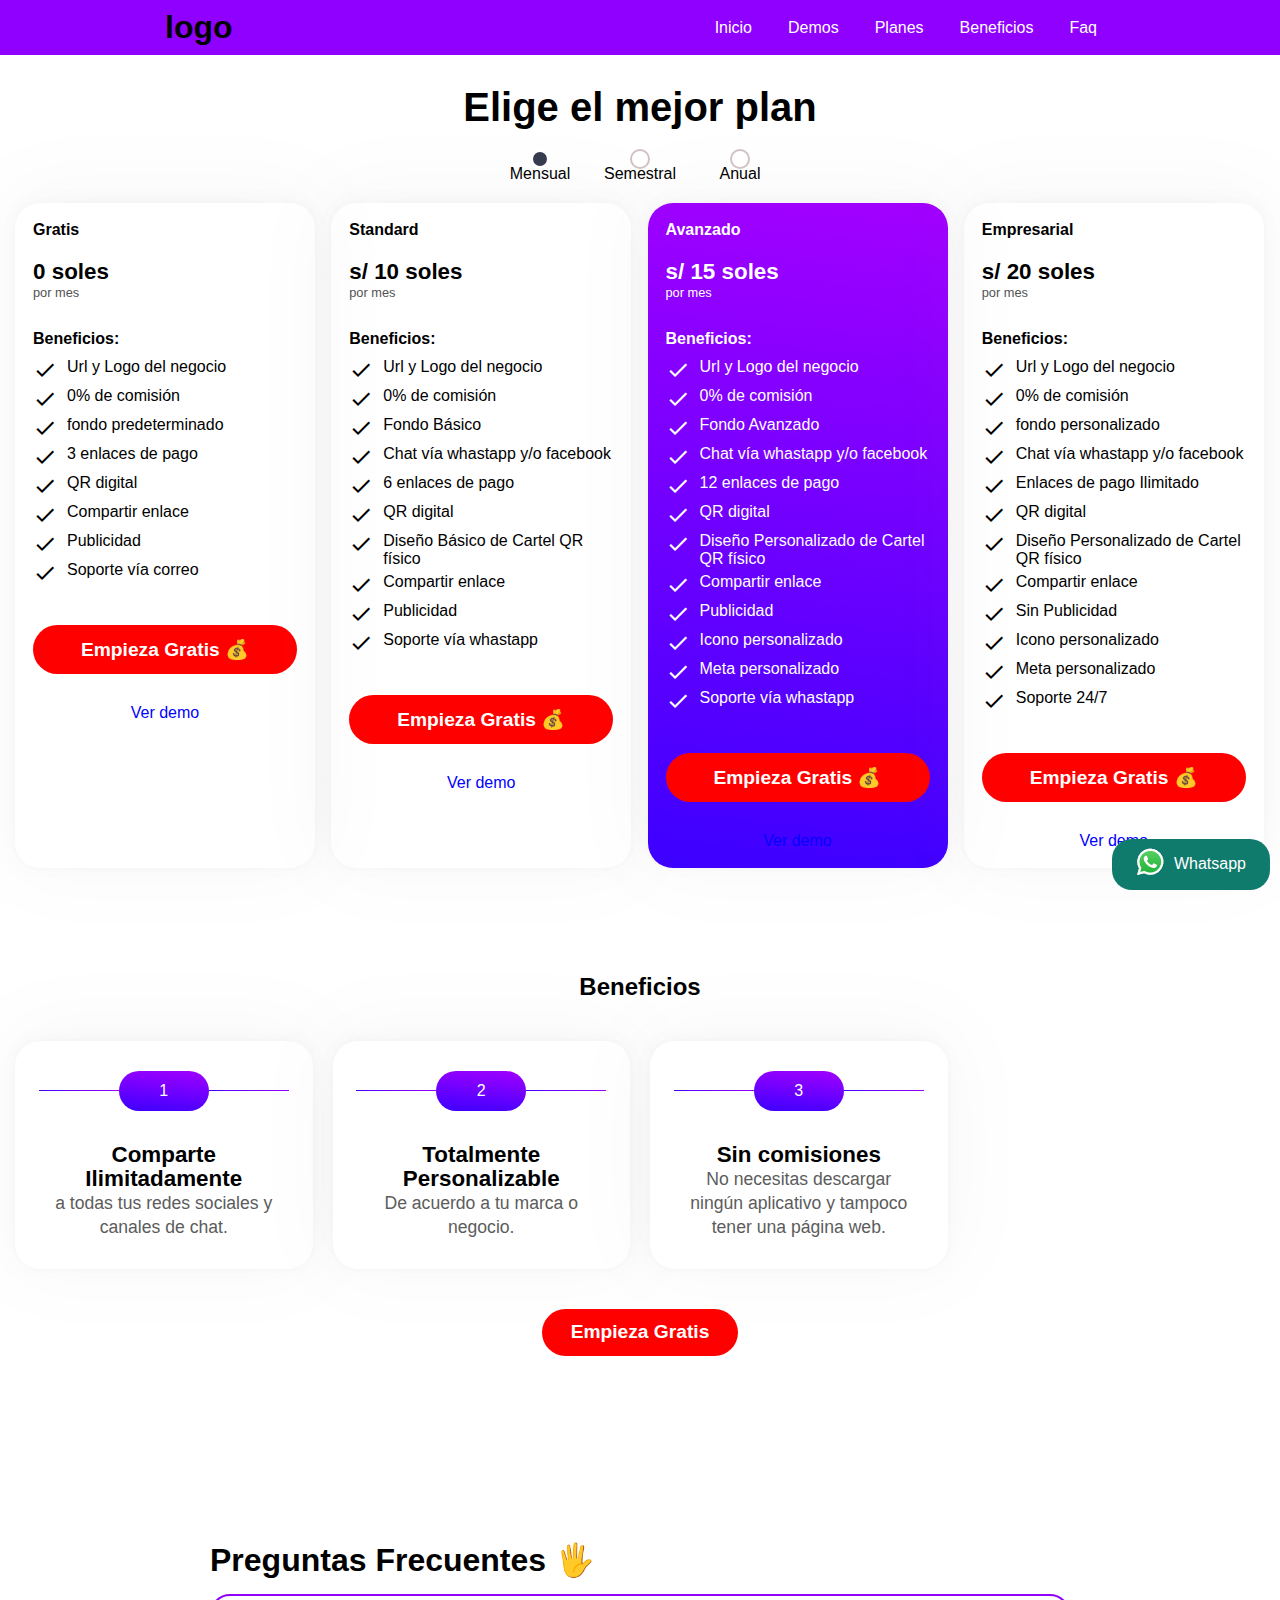
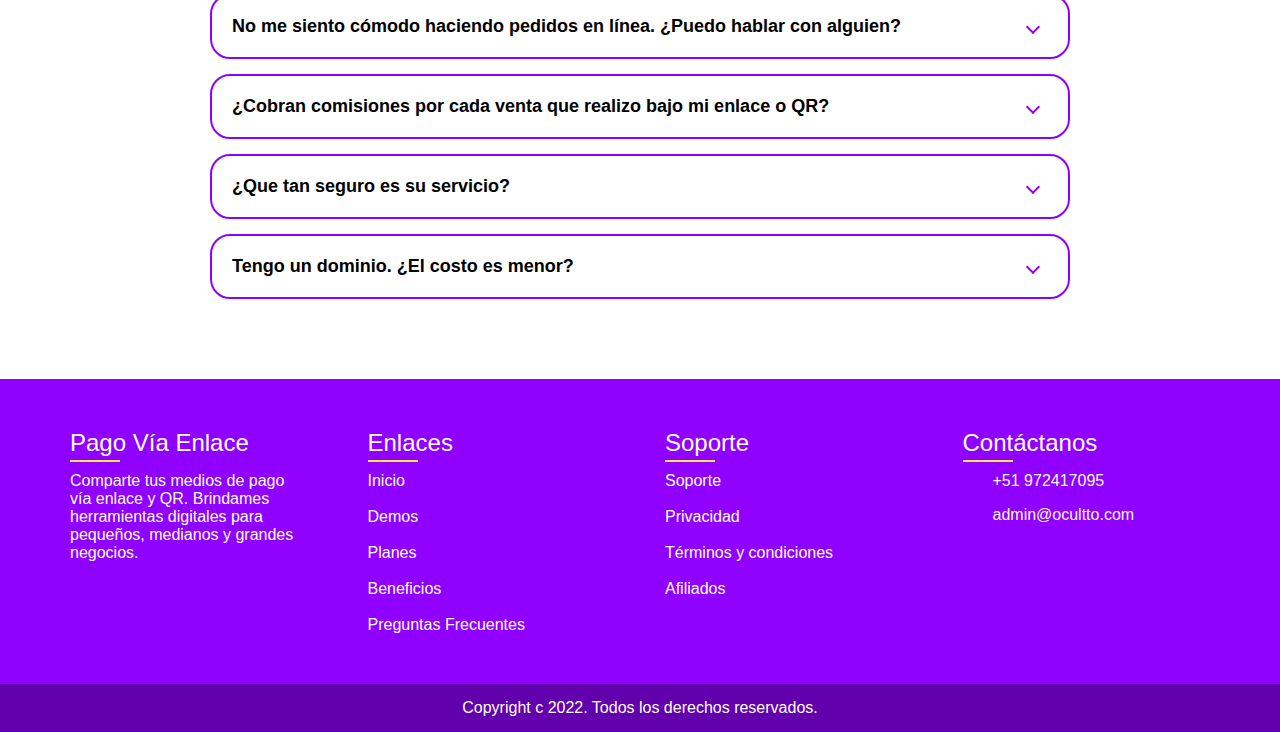
<file: planes-2.html>
<!DOCTYPE html>
<html lang="en">
<head>
    <meta charset="UTF-8">
    <meta http-equiv="X-UA-Compatible" content="IE=edge">
    <meta name="viewport" content="width=device-width, initial-scale=1.0">
    <title>Document</title>
    <link rel="stylesheet" href="estilos.css">
    <link rel="stylesheet" href="planes.css">
    <link href="https://fonts.googleapis.com/icon?family=Material+Icons" rel="stylesheet">
</head>
<body>
    <header>
        <nav class="nav">
        
            <div class="content">
              <h1 class="brand">logo</h1>
              <div class="links nav-items">
                <a href="index.html">Inicio</a>
                <a href="#">Demos</a>
                <a href="planes.html">Planes</a>
               <a href="#beneficios">Beneficios</a>
                <a href="#faq">Faq</a>
              </div>
              <i class="material-icons menu" onclick="menu()">menu</i>
            </div>
            <div class="dropdown" id="dropdown">
             <a href="index.html">Inicio</a>  
             <a href="#">Demos</a>
              <a href="planes.html">Planes</a>
              <a href="#beneficios">Beneficios</a>
             <a href="#faq">Preguntas Frecuentes</a>
            </div>
          
        </nav>
    </header>

    <section class="main ">
        <div class="contenedor flex-o mgt-30">
          <div class="header">
            <h1 class="header__heading">Elige el mejor plan</h1>
            <form class="form">
  
              <div class="form__box">
                <input type="radio" id="monthly" class="radio-btn monthly" name="price" value="monthly"
                checked>
                <label for="monthly" class="label">Mensual</label>
              </div>
              
              <div class="form__box">
                <input type="radio" id="semestral" class="radio-btn semestral" name="price" value="semestral">
                <label for="semestral" class="label">Semestral</label>
              </div>
  
              <div class="form__box">
                <input type="radio" id="yearly" class="radio-btn yearly" name="price" value="yearly">
                <label for="yearly" class="label">Anual</label>
              </div>
  
            </form>
          </div><!-- Header -->
          <div class="container">
          <div class="pricing-table grid-tabla">
              <!-- Column - Standard -->
              <div class="col free">
                <h2 class="col__header">Gratis</h2>
                <div class="price-box">
                  <p class="price">0 soles</p>
                  <p class="small-text">por mes</p>
                  <p class="old-price"></p>
                  <p class="important-message"></p>
                </div><!-- Price box -->
                <ul class="list">
                  <li class="list__heading">Beneficios:</li>
                  <li class="list__item">
                    <span class="material-icons">check</span>
                    <span class="list__item-text">Url y Logo del negocio</span>
                    </li>
                  <li class="list__item">
                  <span class="material-icons">check</span>
                  <span class="list__item-text">0% de comisión</span>
                  </li>
                  <li class="list__item">
                  <span class="material-icons">check</span>
                  <span class="list__item-text">fondo predeterminado</span>
                  </li>
                  <li class="list__item">
                  <span class="material-icons">check</span>
                  <span class="list__item-text">3 enlaces de pago</span>
                  </li>
                  <li class="list__item">
                  <span class="material-icons">check</span>
                  <span class="list__item-text">QR digital</span>
                  </li>
                  <li class="list__item">
                  <span class="material-icons">check</span>
                  <span class="list__item-text">Compartir enlace</span>
                  </li>
                <li class="list__item">
                <span class="material-icons">check</span>
                <span class="list__item-text">Publicidad </span>
                </li>
                <li class="list__item">
                  <span class="material-icons">check</span>
                  <span class="list__item-text">Soporte vía correo</span>
                  </li>
                </ul><!-- List -->
                <div class="links-tabla">
                  <a href="#" class="cta-boton rojo">Empieza Gratis 💰</a>
                  <a href="" class="links links-info">Ver demo</a>
                </div><!-- Links -->
              </div>
              <!-- Column - Standard -->
             <!-- Column - Standard -->
            <div class="col standard">
              <h2 class="col__header">Standard</h2>
              <div class="price-box">
                <p class="price">s/ 10 soles</p>
                <p class="small-text">por mes</p>
                <p class="old-price"></p>
                <p class="important-message"></p>
              </div><!-- Price box -->
              <ul class="list">
                <li class="list__heading">Beneficios:</li>
                <li class="list__item">
                <span class="material-icons">check</span>
                <span class="list__item-text">Url y Logo del negocio</span>
                </li>
                <li class="list__item">
                  <span class="material-icons">check</span>
                  <span class="list__item-text">0% de comisión</span>
                  </li>
                <li class="list__item">
                <span class="material-icons">check</span>
                <span class="list__item-text">Fondo Básico</span>
                </li>
                <li class="list__item">
                <span class="material-icons">check</span>
                <span class="list__item-text">Chat vía whastapp y/o facebook</span>
                </li>
                <li class="list__item">
                  <span class="material-icons">check</span>
                  <span class="list__item-text">6 enlaces de pago</span>
                  </li>
                <li class="list__item">
                 <span class="material-icons">check</span>
                 <span class="list__item-text">QR digital</span>
                 </li>
                <li class="list__item">
                  <span class="material-icons">check</span>
                  <span class="list__item-text">Diseño Básico de Cartel QR físico</span>
                </li>
                <li class="list__item">
                 <span class="material-icons">check</span>
                <span class="list__item-text">Compartir enlace</span>
                </li>
                <li class="list__item">
                  <span class="material-icons">check</span>
                 <span class="list__item-text">Publicidad</span>
                 </li>
                 <li class="list__item">
                  <span class="material-icons">check</span>
                  <span class="list__item-text">Soporte vía whastapp</span>
                  </li>
              </ul><!-- List -->
              <div class="links-tabla">
                <a href="#" class="cta-boton rojo">Empieza Gratis 💰</a>
                <a href="" class="links links-info">Ver demo</a>
              </div><!-- Links -->
            </div>
            <!-- Column - Standard -->
            <!-- Column - Standard -->
            <div class="col advanced favorito">
              <h2 class="col__header">Avanzado</h2>
              <div class="price-box">
                <p class="price">s/ 15 soles</p>
                <p class="small-text tblanco"> por mes</p>
                <p class="old-price"></p>
                <p class="important-message"></p>
              </div><!-- Price box -->
              <ul class="list">
                <li class="list__heading">Beneficios:</li>
                <li class="list__item">
                  <span class="material-icons">check</span>
                  <span class="list__item-text">Url y Logo del negocio</span>
                  </li>
                  <li class="list__item">
                    <span class="material-icons">check</span>
                    <span class="list__item-text">0% de comisión</span>
                    </li>
                <li class="list__item">
                <span class="material-icons">check</span>
                <span class="list__item-text">Fondo Avanzado</span>
                </li>
              <li class="list__item">
              <span class="material-icons">check</span>
              <span class="list__item-text">Chat vía whastapp y/o facebook</span>
              </li>
                <li class="list__item">
                <span class="material-icons">check</span>
                <span class="list__item-text">12 enlaces de pago</span>
                </li>
                <li class="list__item">
                <span class="material-icons">check</span>
                <span class="list__item-text">QR digital</span>
                </li>
                <li class="list__item">
                  <span class="material-icons">check</span>
                  <span class="list__item-text">Diseño Personalizado de Cartel QR físico</span>
                </li>
                <li class="list__item">
                <span class="material-icons">check</span>
                <span class="list__item-text">Compartir enlace</span>
                </li>
              <li class="list__item">
              <span class="material-icons">check</span>
              <span class="list__item-text">Publicidad </span>
              </li>
              <li class="list__item">
                <span class="material-icons">check</span>
                <span class="list__item-text">Icono personalizado </span>
                </li>
                <li class="list__item">
                  <span class="material-icons">check</span>
                  <span class="list__item-text">Meta personalizado </span>
                  </li>
                  <li class="list__item">
                    <span class="material-icons">check</span>
                    <span class="list__item-text">Soporte vía whastapp</span>
                    </li>
              </ul><!-- List -->
              <div class="links-tabla">
                <a href="#" class="cta-boton rojo">Empieza Gratis 💰</a>
                <a href="" class="links links-info">Ver demo</a>
              </div><!-- Links -->
            </div>
            <!-- Column - Advanced -->
            <!-- Column - Advanced -->
            <div class="col enterprise">
              <h2 class="col__header">Empresarial</h2>
              <div class="price-box">
                <p class="price">s/ 20 soles</p>
                <p class="small-text">por mes</p>
                <p class="old-price"></p>
                <p class="important-message"></p>
              </div><!-- Price box -->
              <ul class="list">
                <li class="list__heading">Beneficios:</li>
                <li class="list__item">
                  <span class="material-icons">check</span>
                  <span class="list__item-text">Url y Logo del negocio</span>
                  </li>
                  <li class="list__item">
                    <span class="material-icons">check</span>
                    <span class="list__item-text">0% de comisión</span>
                    </li>
  
                <li class="list__item">
                <span class="material-icons">check</span>
                <span class="list__item-text">fondo personalizado</span>
                </li>
              <li class="list__item">
              <span class="material-icons">check</span>
              <span class="list__item-text">Chat vía whastapp y/o facebook</span>
              </li>
                <li class="list__item">
                <span class="material-icons">check</span>
                <span class="list__item-text">Enlaces de pago Ilimitado</span>
                </li>
                <li class="list__item">
                <span class="material-icons">check</span>
                <span class="list__item-text">QR digital</span>
                </li>
                <li class="list__item">
                  <span class="material-icons">check</span>
                  <span class="list__item-text">Diseño Personalizado de Cartel QR físico</span>
                </li>
                <li class="list__item">
                <span class="material-icons">check</span>
                <span class="list__item-text">Compartir enlace</span>
                </li>
              <li class="list__item">
              <span class="material-icons">check</span>
              <span class="list__item-text">Sin Publicidad </span>
              </li>
              <li class="list__item">
                <span class="material-icons">check</span>
                <span class="list__item-text">Icono personalizado </span>
                </li>
                <li class="list__item">
                  <span class="material-icons">check</span>
                  <span class="list__item-text">Meta personalizado </span>
                  </li>
                  <li class="list__item">
                    <span class="material-icons">check</span>
                    <span class="list__item-text">Soporte 24/7</span>
                    </li>
              </ul><!-- List -->
              <div class="links-tabla">
                <a href="#" class="cta-boton rojo">Empieza Gratis 💰</a>
                <a href="" class="links links-info">Ver demo</a>
              </div><!-- Links -->
            </div><!-- Column - Enterprise -->
          </div><!-- Pricing table -->
        </div>
        </div><!-- main -->
    </section><!-- Container -->

    <section class="main flex" id="beneficios">
        <div class="contenedor flex-o gap">
        <h2>Beneficios
        </h2>
        <div class="container">
            <div class="grid">
              <article>
                  <div class="cabeza">
                      <div class="numer">1</div>
                  </div>
                <div class="text">
                  <h3>Comparte
                    Ilimitadamente</h3>
                   <p>a todas tus redes
                    sociales y canales
                    de chat.</p>
                </div>
              </article>
              <article>
                <div class="cabeza">
                    <div class="numer">2</div>
                </div>
                <div class="text">
                  <h3>Totalmente Personalizable</h3>
                  <p>De acuerdo a tu
                    marca o negocio.</p>
                  </div>
              </article>
              <article>
                <div class="cabeza">
                    <div class="numer">3</div>
                </div>
                <div class="text">
                  <h3>Sin comisiones</h3>
                   <p>No necesitas descargar
                    ningún aplicativo y
                    tampoco tener una
                    página web.</p>
                   </div>
              </article>
              
            </div>
        </div>
        <a href="#" class="cta-boton rojo">Empieza Gratis</a>
    </section>


    <section class="main flex" id="faq" >
        <div class="contenedor flex-o">
            <div class="faqqq">
                <h1>Preguntas Frecuentes 🖐</h1>
                <div class="topic">
                  <div class="open">
                    <h2 class="question">No me siento cómodo haciendo pedidos en línea. ¿Puedo hablar con alguien?</h2>
                    <span class="faq-t"></span>
                  </div>
                  <p class="answer">Sí, no dude en chatear (WhatsApp) o llamar durante el horario laboral de 
                    10:00 a. M. A 8:00 p. M. (GMT-05), de lunes a sábado. Teléfono: +51 971 417 095</p>
                </div>
                <div class="topic">
                  <div class="open">
                  <h2 class="question">¿Cobran comisiones por cada venta que realizo bajo mi enlace o QR?
              </h2><span class="faq-t"></span>
                  </div>
                  <p class="answer">No cobramos comisiones por venta, el dinero de tus ventas pasa directamente
                    a tu cuenta de banco, sin pasar por nosotros.</p>
                </div>
                <div class="topic">
                  <div class="open">
                  <h2 class="question">¿Que tan seguro es su servicio?
              </h2><span class="faq-t"></span>
                  </div>
                  <p class="answer">Contamos con certificado SSL para pagos seguros y protección de Datos.</p>
                </div>
                <div class="topic">
                  <div class="open">
                  <h2 class="question">Tengo un dominio. ¿El costo es menor?
              </h2><span class="faq-t"></span>
                  </div>
                  <p class="answer">Integramos el enlace de tus medios de pago a tu dominio por el mismo costo. </p>
                </div>
               
        
            </div>
            </div>
    </section>

    <footer>
        <div class="container grid">
          <div class="sec aboutus">
              <h2>Pago Vía Enlace</h2>
              <p>Comparte tus medios de pago <br> vía enlace y QR.
                Brindames herramientas digitales para pequeños, medianos y grandes negocios.
              </p>
          <ul class="sci">
              <li><a href="#"><i class="fab fa-facebook-square"></i></a></li>
              <li><a href="#"><i class="fab fa-instagram"></i></a></li>
              <li><a href="#"><i class="fab fa-youtube"></i></a></li>
          
          </ul>
          </div>
      
      
      <div class="sec quicklinks">
          <h2>Enlaces</h2>
      <ul>
          <li><a href="index.html">Inicio</a></li><br>    
          <li><a href="#">Demos</a></li><br>
          <li><a href="#">Planes</a></li><br>
          <li><a href="#beneficios">Beneficios</a></li> <br>
          <li><a href="#faq">Preguntas Frecuentes</a></li>
       </ul>
      </div> 
      <div class="sec quicklinks">
          <h2>Soporte</h2>
      <ul>
          <li><a href="#">Soporte</a></li><br>
          <li><a href="#">Privacidad</a></li><br>
          <li><a href="#">Términos y condiciones</a></li><br>
          <li><a href="#">Afiliados</a></li><br>
      </ul>
      </div> 
      <div class="sec contact">
          <h2>Contáctanos</h2>
          <ul class="info">
           
              <li>
                  <span><i class="fas fa-phone"></i></span>
                <p><a href="tel:+51972417095">+51 972417095</a></p>
              </li>
              <li>
                <span><i class="fas fa-envelope"></i></span>
                <p><a href="mailto:admin@ocultto.com">admin@ocultto.com</a></p>
              </li>
          </ul>
      </div>
      </div>
      </footer>
      <div class="copyrightText">
      <p>Copyright c 2022. Todos los derechos reservados.</p>
      </div>
    
      <a href="#" class="wsp-boton flex-o gap">
        <span class="wsp-icono"><img src="whatsapp-logo.webp" alt="" srcset=""></span>
        <span class="wsp-texto">Whatsapp</span>
      </a>
    <script src="tabla-precio.js"></script>
    <script src="menu.js"></script>
<script src="https://cdnjs.cloudflare.com/ajax/libs/jquery/2.1.3/jquery.min.js"></script>
<script>
    $(".open").click( function () {
var container = $(this).parents(".topic");
var answer = container.find(".answer");
var trigger = container.find(".faq-t");

answer.slideToggle(200);

if (trigger.hasClass("faq-o")) {
trigger.removeClass("faq-o");
}
else {
trigger.addClass("faq-o");
}

if (container.hasClass("expanded")) {
container.removeClass("expanded");
}
else {
container.addClass("expanded");
}
});
</script>
  
</body>
</html>
</file>
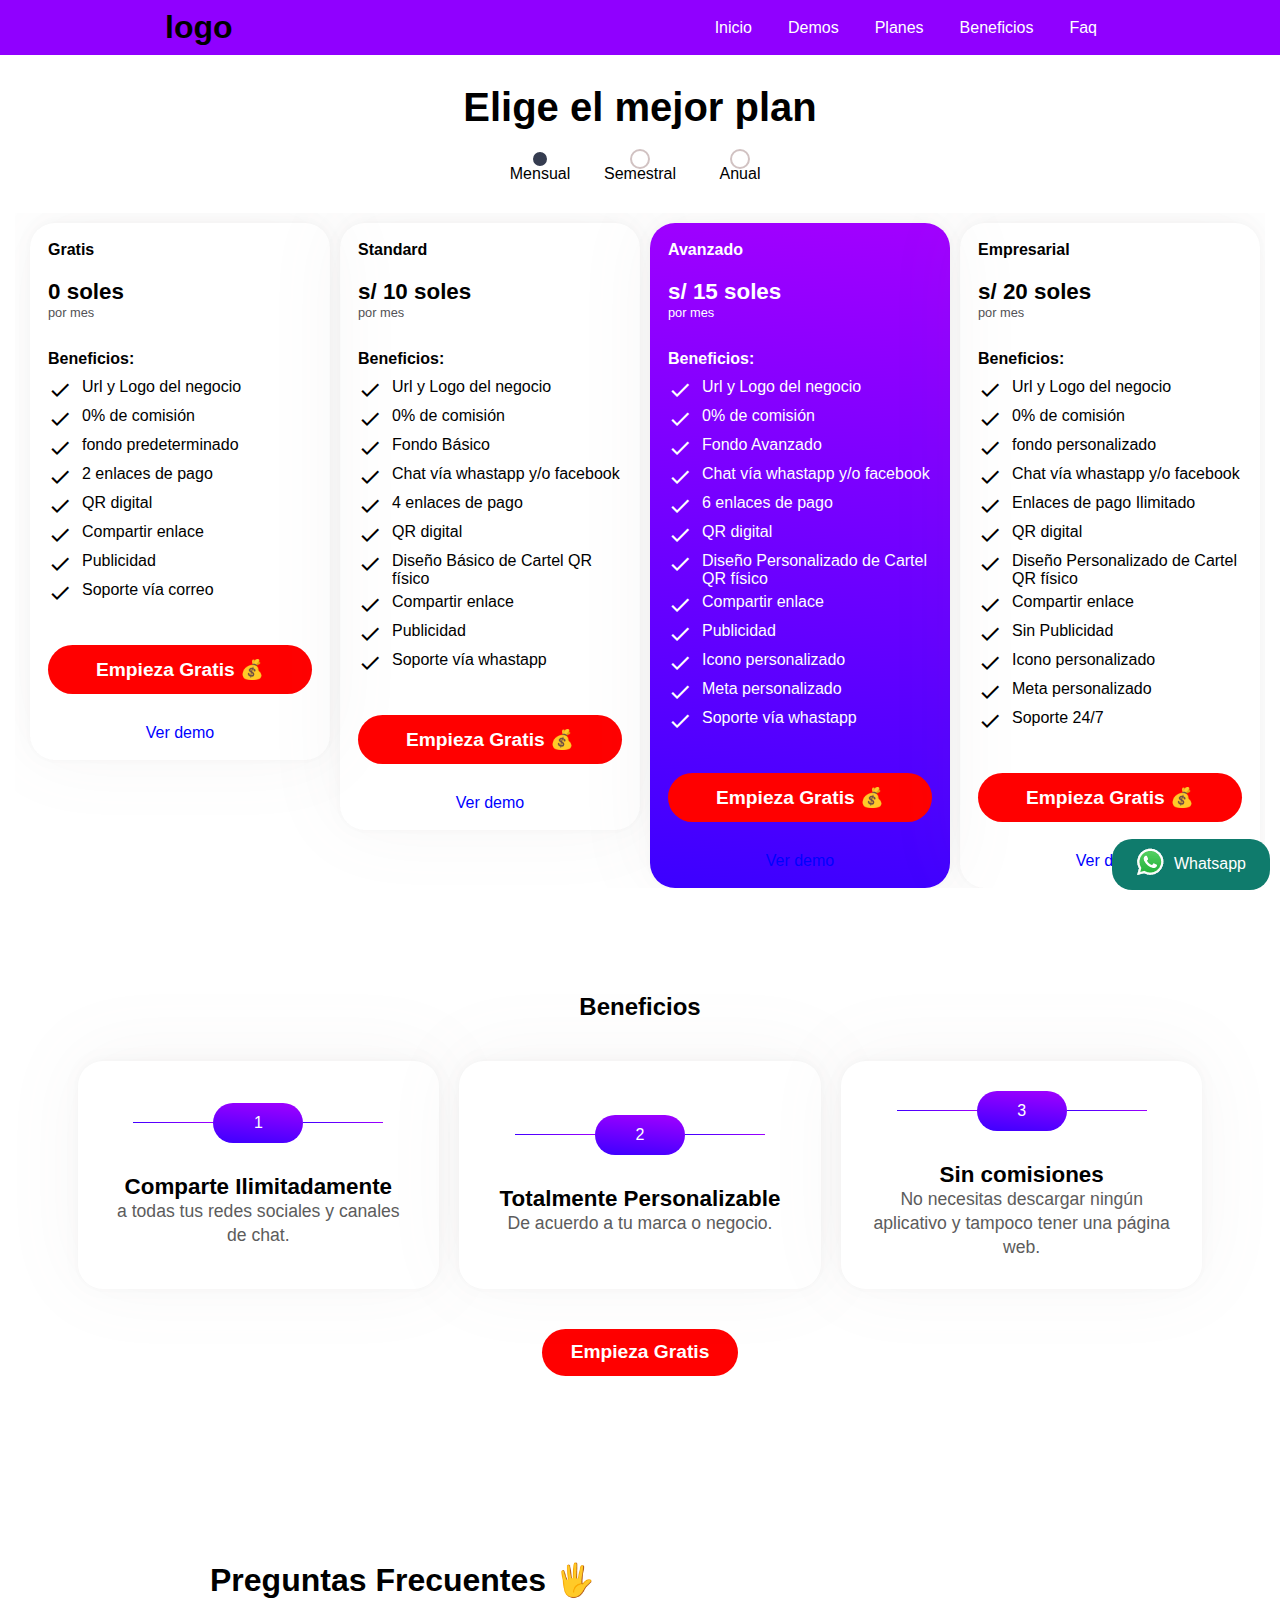
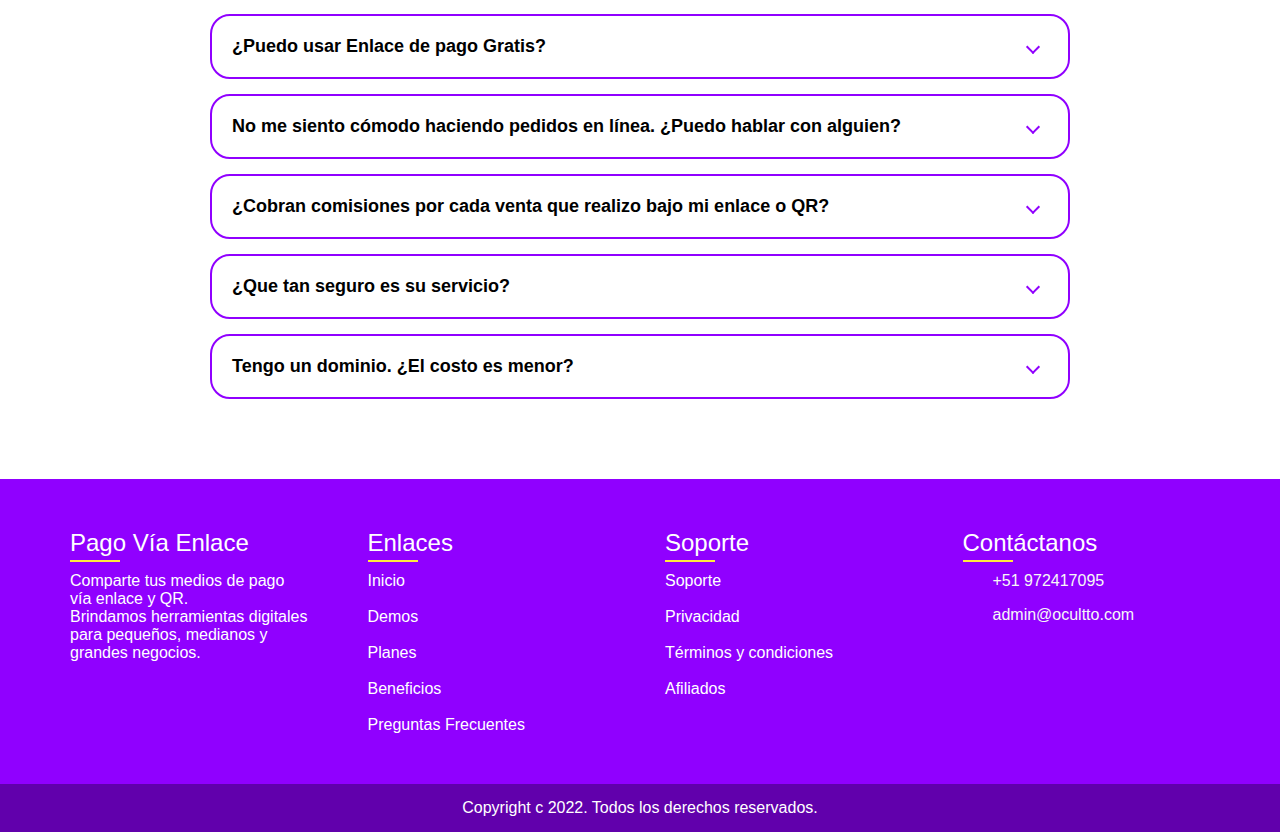
<file: planes.html>
<!DOCTYPE html>
<html lang="en">
<head>
    <meta charset="UTF-8">
    <meta http-equiv="X-UA-Compatible" content="IE=edge">
    <meta name="viewport" content="width=device-width, initial-scale=1.0">
    <title>Document</title>
    <link rel="stylesheet" href="estilos.css">
    <link rel="stylesheet" href="planes.css">
        <link href="https://fonts.googleapis.com/icon?family=Material+Icons" rel="stylesheet">
</head>
<body>
    <header>
        <nav class="nav">
        
            <div class="content">
              <h1 class="brand">logo</h1>
              <div class="links nav-items">
                <a href="index.html">Inicio</a>
                <a href="demos.html">Demos</a>
                <a href="planes.html">Planes</a>
               <a href="#beneficios">Beneficios</a>
                <a href="#faq">Faq</a>
              </div>
              <i class="material-icons menu" onclick="menu()">menu</i>
            </div>
            <div class="dropdown" id="dropdown">
             <a href="index.html">Inicio</a>  
             <a href="demos.html">Demos</a>
              <a href="planes.html">Planes</a>
              <a href="#beneficios">Beneficios</a>
             <a href="#faq">Preguntas Frecuentes</a>
            </div>
          
        </nav>
    </header>

    <section class="main">
      <!-- Container -->
  <div class="contenedor mgt-30">
  
      <div class="header">
          <h1 class="header__heading">Elige el mejor plan</h1>
          <form class="form">
  
            <div class="form__box">
              <input type="radio" id="monthly" class="radio-btn monthly" name="price" value="monthly"
              checked>
              <label for="monthly" class="label">Mensual</label>
            </div>
            
            <div class="form__box">
              <input type="radio" id="semestral" class="radio-btn semestral" name="price" value="semestral">
              <label for="semestral" class="label">Semestral</label>
            </div>
  
            <div class="form__box">
              <input type="radio" id="yearly" class="radio-btn yearly" name="price" value="yearly">
              <label for="yearly" class="label">Anual</label>
            </div>
  
          </form>
        </div><!-- Header -->
    <!-- additional required wrapper -->
      <div class="container mgt-30">
    <div class="general ">
          
      <!-- slides -->
      <div class="snap">
      <!-- Column - Standard -->
          <div class="col free">
              <h2 class="col__header">Gratis</h2>
              <div class="price-box">
                <p class="price">0 soles</p>
                <p class="small-text">por mes</p>
                <p class="old-price"></p>
                <p class="important-message"></p>
              </div><!-- Price box -->
              <ul class="list">
                <li class="list__heading">Beneficios:</li>
                <li class="list__item">
                  <span class="material-icons">check</span>
                  <span class="list__item-text">Url y Logo del negocio</span>
                  </li>
                <li class="list__item">
                <span class="material-icons">check</span>
                <span class="list__item-text">0% de comisión</span>
                </li>
                <li class="list__item">
                <span class="material-icons">check</span>
                <span class="list__item-text">fondo predeterminado</span>
                </li>
                <li class="list__item">
                <span class="material-icons">check</span>
                <span class="list__item-text">2 enlaces de pago</span>
                </li>
                <li class="list__item">
                <span class="material-icons">check</span>
                <span class="list__item-text">QR digital</span>
                </li>
                <li class="list__item">
                <span class="material-icons">check</span>
                <span class="list__item-text">Compartir enlace</span>
                </li>
              <li class="list__item">
              <span class="material-icons">check</span>
              <span class="list__item-text">Publicidad </span>
              </li>
              <li class="list__item">
                <span class="material-icons">check</span>
                <span class="list__item-text">Soporte vía correo</span>
                </li>
              </ul><!-- List -->
              <div class="links-tabla">
                <a href="#" class="cta-boton rojo">Empieza Gratis 💰</a>
                <a href="" class="links links-info">Ver demo</a>
              </div><!-- Links -->
            </div>
            <!-- Column - Standard -->
      </div>
  
      <div class="snap">
        <!-- Column - Standard -->
            <div class="col standard">
              <h2 class="col__header">Standard</h2>
              <div class="price-box">
                <p class="price">s/ 10 soles</p>
                <p class="small-text">por mes</p>
                <p class="old-price"></p>
                <p class="important-message"></p>
              </div><!-- Price box -->
              <ul class="list">
                <li class="list__heading">Beneficios:</li>
                <li class="list__item">
                <span class="material-icons">check</span>
                <span class="list__item-text">Url y Logo del negocio</span>
                </li>
                <li class="list__item">
                  <span class="material-icons">check</span>
                  <span class="list__item-text">0% de comisión</span>
                  </li>
                <li class="list__item">
                <span class="material-icons">check</span>
                <span class="list__item-text">Fondo Básico</span>
                </li>
                <li class="list__item">
                <span class="material-icons">check</span>
                <span class="list__item-text">Chat vía whastapp y/o facebook</span>
                </li>
                <li class="list__item">
                  <span class="material-icons">check</span>
                  <span class="list__item-text">4 enlaces de pago</span>
                  </li>
                <li class="list__item">
                 <span class="material-icons">check</span>
                 <span class="list__item-text">QR digital</span>
                 </li>
                <li class="list__item">
                  <span class="material-icons">check</span>
                  <span class="list__item-text">Diseño Básico de Cartel QR físico</span>
                </li>
                <li class="list__item">
                 <span class="material-icons">check</span>
                <span class="list__item-text">Compartir enlace</span>
                </li>
                <li class="list__item">
                  <span class="material-icons">check</span>
                 <span class="list__item-text">Publicidad</span>
                 </li>
                 <li class="list__item">
                  <span class="material-icons">check</span>
                  <span class="list__item-text">Soporte vía whastapp</span>
                  </li>
              </ul><!-- List -->
              <div class="links-tabla">
                <a href="#" class="cta-boton rojo">Empieza Gratis 💰</a>
                <a href="" class="links links-info">Ver demo</a>
              </div><!-- Links -->
            </div>
            <!-- Column - Standard -->
    </div>
  
    <div class="snap">
         <!-- Column - Standard -->
              <div class="col advanced favorito">
                <h2 class="col__header">Avanzado</h2>
                <div class="price-box">
                  <p class="price">s/ 15 soles</p>
                  <p class="small-text tblanco"> por mes</p>
                  <p class="old-price"></p>
                  <p class="important-message"></p>
                </div><!-- Price box -->
                <ul class="list">
                  <li class="list__heading">Beneficios:</li>
                  <li class="list__item">
                    <span class="material-icons">check</span>
                    <span class="list__item-text">Url y Logo del negocio</span>
                    </li>
                    <li class="list__item">
                      <span class="material-icons">check</span>
                      <span class="list__item-text">0% de comisión</span>
                      </li>
                  <li class="list__item">
                  <span class="material-icons">check</span>
                  <span class="list__item-text">Fondo Avanzado</span>
                  </li>
                <li class="list__item">
                <span class="material-icons">check</span>
                <span class="list__item-text">Chat vía whastapp y/o facebook</span>
                </li>
                  <li class="list__item">
                  <span class="material-icons">check</span>
                  <span class="list__item-text">6 enlaces de pago</span>
                  </li>
                  <li class="list__item">
                  <span class="material-icons">check</span>
                  <span class="list__item-text">QR digital</span>
                  </li>
                  <li class="list__item">
                    <span class="material-icons">check</span>
                    <span class="list__item-text">Diseño Personalizado de Cartel QR físico</span>
                  </li>
                  <li class="list__item">
                  <span class="material-icons">check</span>
                  <span class="list__item-text">Compartir enlace</span>
                  </li>
                <li class="list__item">
                <span class="material-icons">check</span>
                <span class="list__item-text">Publicidad </span>
                </li>
                <li class="list__item">
                  <span class="material-icons">check</span>
                  <span class="list__item-text">Icono personalizado </span>
                  </li>
                  <li class="list__item">
                    <span class="material-icons">check</span>
                    <span class="list__item-text">Meta personalizado </span>
                    </li>
                    <li class="list__item">
                      <span class="material-icons">check</span>
                      <span class="list__item-text">Soporte vía whastapp</span>
                      </li>
                </ul><!-- List -->
                <div class="links-tabla">
                  <a href="#" class="cta-boton rojo">Empieza Gratis 💰</a>
                  <a href="" class="links links-info">Ver demo</a>
                </div><!-- Links -->
              </div>
              <!-- Column - Advanced -->
    </div>
  
    <div class="snap">
      <!-- Column - Standard -->
          <!-- Column - Advanced -->
          <div class="col enterprise">
              <h2 class="col__header">Empresarial</h2>
              <div class="price-box">
                <p class="price">s/ 20 soles</p>
                <p class="small-text">por mes</p>
                <p class="old-price"></p>
                <p class="important-message"></p>
              </div><!-- Price box -->
              <ul class="list">
                <li class="list__heading">Beneficios:</li>
                <li class="list__item">
                  <span class="material-icons">check</span>
                  <span class="list__item-text">Url y Logo del negocio</span>
                  </li>
                  <li class="list__item">
                    <span class="material-icons">check</span>
                    <span class="list__item-text">0% de comisión</span>
                    </li>
  
                <li class="list__item">
                <span class="material-icons">check</span>
                <span class="list__item-text">fondo personalizado</span>
                </li>
              <li class="list__item">
              <span class="material-icons">check</span>
              <span class="list__item-text">Chat vía whastapp y/o facebook</span>
              </li>
                <li class="list__item">
                <span class="material-icons">check</span>
                <span class="list__item-text">Enlaces de pago Ilimitado</span>
                </li>
                <li class="list__item">
                <span class="material-icons">check</span>
                <span class="list__item-text">QR digital</span>
                </li>
                <li class="list__item">
                  <span class="material-icons">check</span>
                  <span class="list__item-text">Diseño Personalizado de Cartel QR físico</span>
                </li>
                <li class="list__item">
                <span class="material-icons">check</span>
                <span class="list__item-text">Compartir enlace</span>
                </li>
              <li class="list__item">
              <span class="material-icons">check</span>
              <span class="list__item-text">Sin Publicidad </span>
              </li>
              <li class="list__item">
                <span class="material-icons">check</span>
                <span class="list__item-text">Icono personalizado </span>
                </li>
                <li class="list__item">
                  <span class="material-icons">check</span>
                  <span class="list__item-text">Meta personalizado </span>
                  </li>
                  <li class="list__item">
                    <span class="material-icons">check</span>
                    <span class="list__item-text">Soporte 24/7</span>
                    </li>
              </ul><!-- List -->
              <div class="links-tabla">
                <a href="#" class="cta-boton rojo">Empieza Gratis 💰</a>
                <a href="" class="links links-info">Ver demo</a>
              </div><!-- Links -->
            </div><!-- Column - Enterprise -->
            <!-- Column - Standard -->
    </div>
    </div>
  
      </div>
  </div>
  </section>
        

    <section class="main flex" id="beneficios">
        <div class="contenedor flex-o gap">
        <h2>Beneficios
        </h2>
        <div class="container-9">
            <div class="grid">
              <article>
                  <div class="cabeza">
                      <div class="numer">1</div>
                  </div>
                <div class="text">
                  <h3>Comparte
                    Ilimitadamente</h3>
                   <p>a todas tus redes
                    sociales y canales
                    de chat.</p>
                </div>
              </article>
              <article>
                <div class="cabeza">
                    <div class="numer">2</div>
                </div>
                <div class="text">
                  <h3>Totalmente Personalizable</h3>
                  <p>De acuerdo a tu
                    marca o negocio.</p>
                  </div>
              </article>
              <article>
                <div class="cabeza">
                    <div class="numer">3</div>
                </div>
                <div class="text">
                  <h3>Sin comisiones</h3>
                   <p>No necesitas descargar
                    ningún aplicativo y
                    tampoco tener una
                    página web.</p>
                   </div>
              </article>
              
            </div>
        </div>
        <a href="#" class="cta-boton rojo">Empieza Gratis</a>
    </section>


    <section class="main flex" id="faq" >
        <div class="contenedor flex-o">
            <div class="faqqq">
                <h1>Preguntas Frecuentes 🖐</h1>
                <div class="topic">
                  <div class="open">
                    <h2 class="question">¿Puedo usar Enlace de pago Gratis?</h2>
                    <span class="faq-t"></span>
                  </div>
                  <p class="answer">Sí,  Puede utilizar el plan gratuito durante el tiempo que desee. El plan Gratuito está limitado a 3 enlaces de medios de pago, contiene anuncios y tiene restricciones de personalización.
                    Consulte la tabla de precios anterior para ver qué funciones se incluyen en el plan gratuito <a href="planes.html" style="color:#9000ff">click aquí</a>.</p>
                </div>
                <div class="topic">
                  <div class="open">
                    <h2 class="question">No me siento cómodo haciendo pedidos en línea. ¿Puedo hablar con alguien?</h2>
                    <span class="faq-t"></span>
                  </div>
                  <p class="answer">Sí, no dude en chatear (WhatsApp) o llamar durante el horario laboral de 
                    10:00 a. M. A 8:00 p. M. (GMT-05), de lunes a sábado. Teléfono: +51 971 417 095</p>
                </div>
                <div class="topic">
                  <div class="open">
                  <h2 class="question">¿Cobran comisiones por cada venta que realizo bajo mi enlace o QR?
              </h2><span class="faq-t"></span>
                  </div>
                  <p class="answer">No cobramos comisiones por venta, el dinero de tus ventas pasa directamente
                    a tu cuenta de banco, sin pasar por nosotros.</p>
                </div>
                <div class="topic">
                  <div class="open">
                  <h2 class="question">¿Que tan seguro es su servicio?
              </h2><span class="faq-t"></span>
                  </div>
                  <p class="answer">Contamos con certificado SSL para pagos seguros y protección de Datos.</p>
                </div>
                <div class="topic">
                  <div class="open">
                  <h2 class="question">Tengo un dominio. ¿El costo es menor?
              </h2><span class="faq-t"></span>
                  </div>
                  <p class="answer">Integramos el enlace de tus medios de pago a tu dominio por el mismo costo. </p>
                </div>
               
        
            </div>
            </div>
    </section>

    <footer>
        <div class="container grid">
          <div class="sec aboutus">
              <h2>Pago Vía Enlace</h2>
              <p>Comparte tus medios de pago <br> vía enlace y QR. <br>
                Brindamos herramientas digitales para pequeños, medianos y grandes negocios.
              </p>
          <ul class="sci">
              <li><a href="#"><i class="fab fa-facebook-square"></i></a></li>
              <li><a href="#"><i class="fab fa-instagram"></i></a></li>
              <li><a href="#"><i class="fab fa-youtube"></i></a></li>
          
          </ul>
          </div>
      
      
      <div class="sec quicklinks">
          <h2>Enlaces</h2>
          <ul>
            <li><a href="index.html">Inicio</a></li><br>    
            <li><a href="demos.html">Demos</a></li><br>
            <li><a href="planes.html">Planes</a></li><br>
            <li><a href="#beneficios">Beneficios</a></li> <br>
            <li><a href="#faq">Preguntas Frecuentes</a></li>
         </ul>
      </div> 
      <div class="sec quicklinks">
          <h2>Soporte</h2>
      <ul>
          <li><a href="#">Soporte</a></li><br>
          <li><a href="#">Privacidad</a></li><br>
          <li><a href="#">Términos y condiciones</a></li><br>
          <li><a href="#">Afiliados</a></li><br>
      </ul>
      </div> 
      <div class="sec contact">
          <h2>Contáctanos</h2>
          <ul class="info">
           
              <li>
                  <span><i class="fas fa-phone"></i></span>
                <p><a href="tel:+51972417095">+51 972417095</a></p>
              </li>
              <li>
                <span><i class="fas fa-envelope"></i></span>
                <p><a href="mailto:admin@ocultto.com">admin@ocultto.com</a></p>
              </li>
          </ul>
      </div>
      </div>
      </footer>
      <div class="copyrightText">
      <p>Copyright c 2022. Todos los derechos reservados.</p>
      </div>
    
      <a href="#" class="wsp-boton flex-o gap">
        <span class="wsp-icono"><img src="whatsapp-logo.webp" alt="" srcset=""></span>
        <span class="wsp-texto">Whatsapp</span>
      </a>
      
    <script src="tabla-precio.js"></script>
    <script src="menu.js"></script>
<script src="https://cdnjs.cloudflare.com/ajax/libs/jquery/2.1.3/jquery.min.js"></script>
<script>
    $(".open").click( function () {
var container = $(this).parents(".topic");
var answer = container.find(".answer");
var trigger = container.find(".faq-t");

answer.slideToggle(200);

if (trigger.hasClass("faq-o")) {
trigger.removeClass("faq-o");
}
else {
trigger.addClass("faq-o");
}

if (container.hasClass("expanded")) {
container.removeClass("expanded");
}
else {
container.addClass("expanded");
}
});
</script>
  
</body>
</html>
</file>
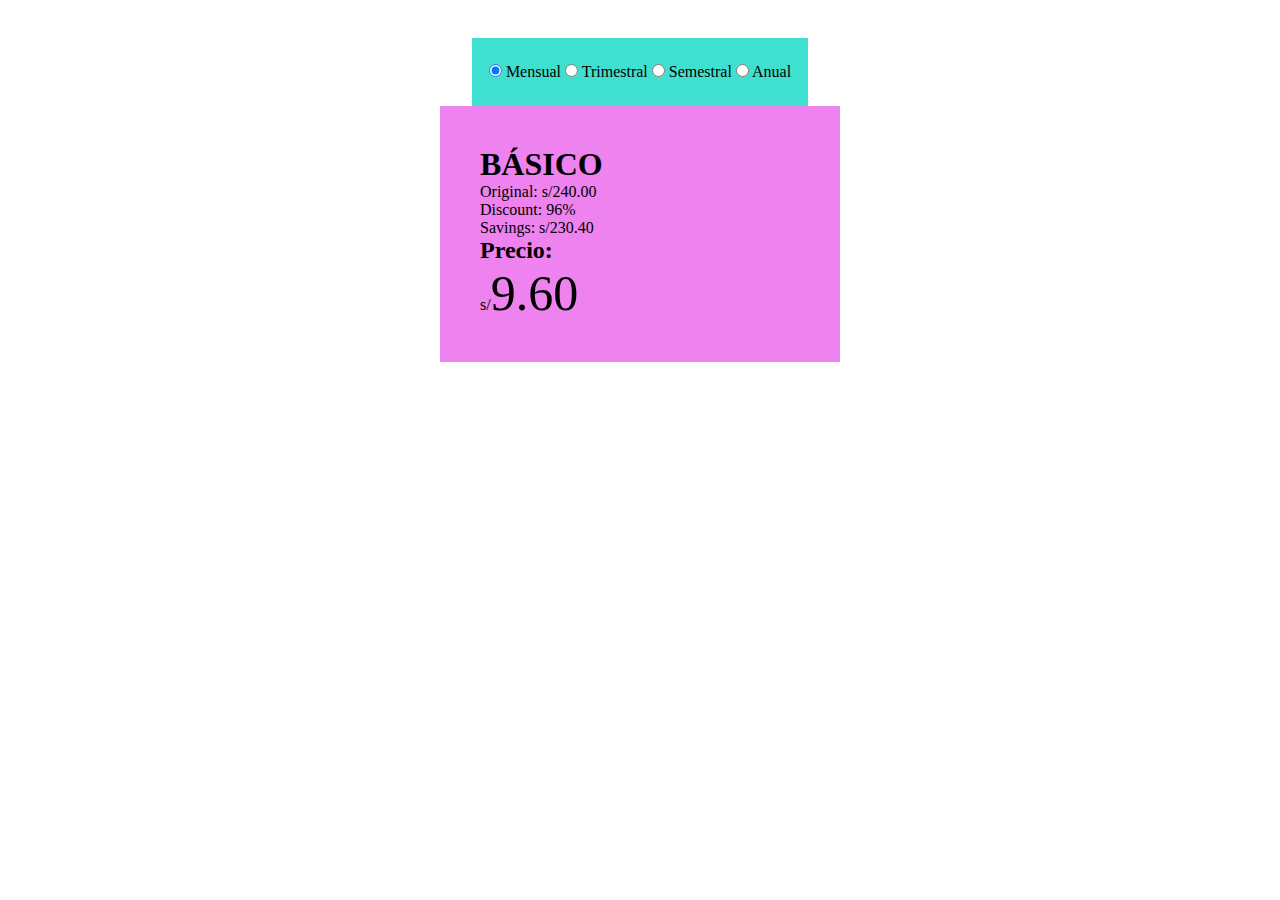
<file: precio.html>
<!DOCTYPE html>
<html lang="en">
<head>
    <meta charset="UTF-8">
    <meta http-equiv="X-UA-Compatible" content="IE=edge">
    <meta name="viewport" content="width=device-width, initial-scale=1.0">
    <title>Document</title>
    <link rel="stylesheet" href="precio.css">
    <script src="https://code.jquery.com/jquery-1.11.1.min.js"></script>
</head>
<body>
    <div class="precio-tabla">
        <div class="tabla-seleccion">
        <label>
          <input type="radio" name="payment" value="96"  checked  />
          Mensual
        </label>
        <label>
          <input type="radio" name="payment" value="88" />
          Trimestral
        </label>
        <label>
            <input type="radio" name="payment" value="50" />
            Semestral
          </label>
        <label>
            <input type="radio" name="payment" value="0"/>
            Anual
        </label>
    </div>
    <div class="tabla-cuerpo">
        <h1>BÁSICO</h1>
        <div>
          Original: s/<span class="original"></span>
        </div>
          
        <div>
          Discount: <span class="percent"></span>%
        </div>
          
        <div>
          Savings: s/<span class="savings"></span>
        </div>
      
        <div class="precio">
         <h2> Precio: </h2> s/<span class="amount"></span>
        </div>
    </div>
      </div>

      <script>
          var paymentInfo = (function () {
  var original = 240,
      basePercent = 96;
  
  return (function (percent) {
    percent = percent || basePercent;
    
    var discount = original * (percent / 100),
        current = original - discount;
    
    return {
      original: original,
      percent: percent,
      discount: discount,
      current: current
    };
  });
}());


function setInfo(info) {
  $('.original').text(info.original.toFixed(2));
  $('.percent').text(info.percent);
  $('.savings').text(info.discount.toFixed(2));
  $('.amount').text(info.current.toFixed(2));
}

$('input[name="payment"]').on('change', function () {
  var val = $(this).val(),
      info = paymentInfo(parseInt(val));
  
  setInfo(info);
});

setInfo(paymentInfo());
      </script>
</body>
</html>
</file>
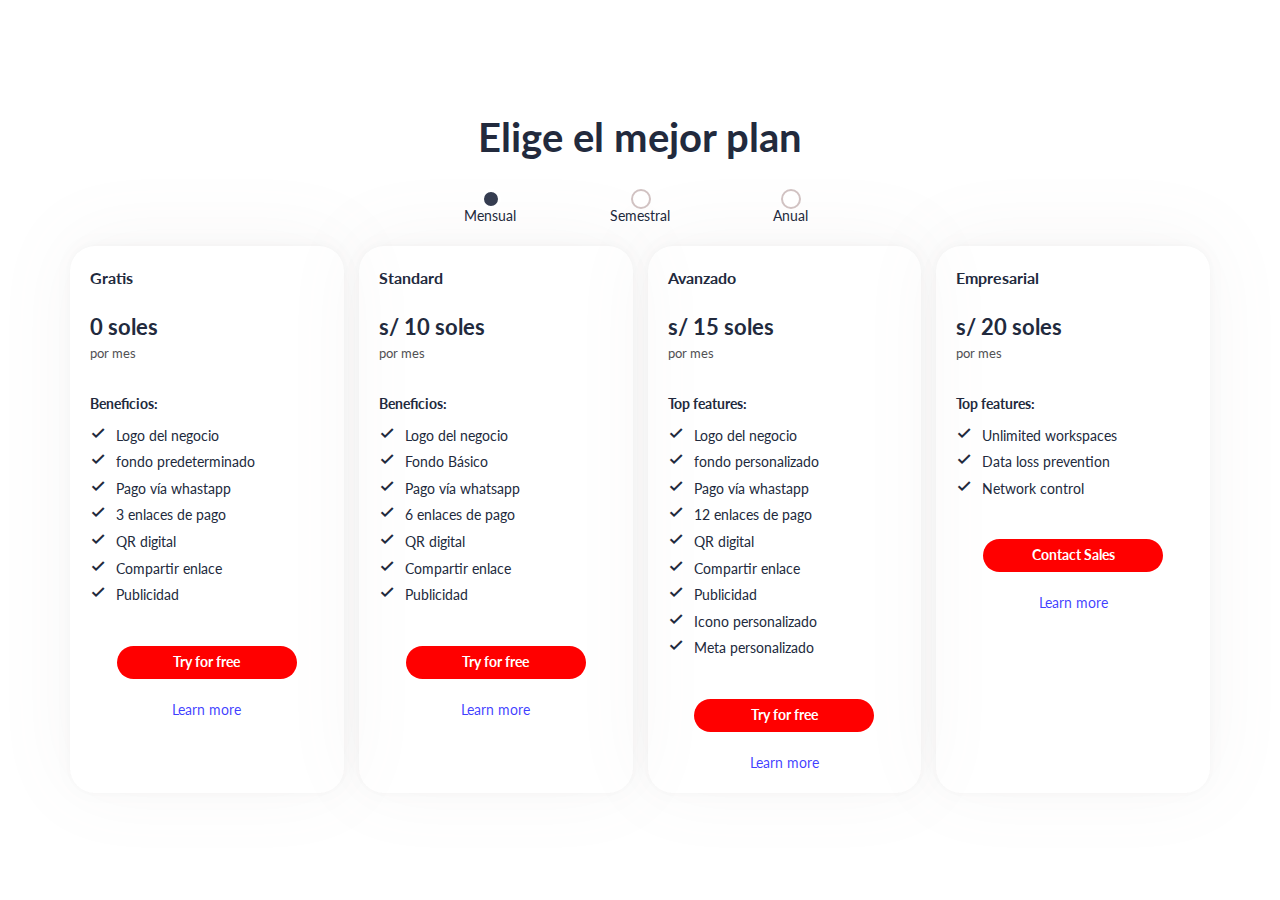
<file: tabla-precio.html>
<!DOCTYPE html>
<html lang="en">
  <head>
    <meta charset="utf-8">
    <meta name="viewport" content="width=device-width, initial-scale=1.0">
    <title>Pricing Table</title>
    <link rel="preconnect" href="https://fonts.googleapis.com">
    <link rel="preconnect" href="https://fonts.gstatic.com" crossorigin>
    <link href="https://fonts.googleapis.com/css2?family=Lato:wght@300;400;700&display=swap" rel="stylesheet">
    <link href="https://fonts.googleapis.com/icon?family=Material+Icons" rel="stylesheet">
    <link href="tabla-precio.css" rel="stylesheet">
  </head>
  <body class="body">
    <div class="container">
      <div class="main">
        <div class="header">
          <h1 class="header__heading">Elige el mejor plan</h1>
          <form class="form">

            <div class="form__box">
              <input type="radio" id="monthly" class="radio-btn monthly" name="price" value="monthly"
              checked>
              <label for="monthly" class="label">Mensual</label>
            </div>
            
            <div class="form__box">
              <input type="radio" id="semestral" class="radio-btn semestral" name="price" value="semestral">
              <label for="semestral" class="label">Semestral</label>
            </div>

            <div class="form__box">
              <input type="radio" id="yearly" class="radio-btn yearly" name="price" value="yearly">
              <label for="yearly" class="label">Anual</label>
            </div>

          </form>
        </div><!-- Header -->
        <div class="pricing-table">
            <!-- Column - Standard -->
            <div class="col free">
              <h2 class="col__header">Gratis</h2>
              <div class="price-box">
                <p class="price">0 soles</p>
                <p class="small-text">por mes</p>
                <p class="old-price"></p>
                <p class="important-message"></p>
              </div><!-- Price box -->
              <ul class="list">
                <li class="list__heading">Beneficios:</li>
                <li class="list__item">
                  <span class="material-icons">check</span>
                  <span class="list__item-text">Logo del negocio</span>
                  </li>
                <li class="list__item">
                <span class="material-icons">check</span>
                <span class="list__item-text">fondo predeterminado</span>
                </li>
              <li class="list__item">
              <span class="material-icons">check</span>
              <span class="list__item-text">Pago vía whastapp</span>
              </li>
                <li class="list__item">
                <span class="material-icons">check</span>
                <span class="list__item-text">3 enlaces de pago</span>
                </li>
                <li class="list__item">
                <span class="material-icons">check</span>
                <span class="list__item-text">QR digital</span>
                </li>
                <li class="list__item">
                <span class="material-icons">check</span>
                <span class="list__item-text">Compartir enlace</span>
                </li>
              <li class="list__item">
              <span class="material-icons">check</span>
              <span class="list__item-text">Publicidad </span>
              </li>
              </ul><!-- List -->
              <div class="links">
                <a href="" class="link btn">Try for free</a>
                <a href="" class="link link-info">Learn more</a>
              </div><!-- Links -->
            </div>
            <!-- Column - Standard -->
           <!-- Column - Standard -->
          <div class="col standard">
            <h2 class="col__header">Standard</h2>
            <div class="price-box">
              <p class="price">s/ 10 soles</p>
              <p class="small-text">por mes</p>
              <p class="old-price"></p>
              <p class="important-message"></p>
            </div><!-- Price box -->
            <ul class="list">
              <li class="list__heading">Beneficios:</li>
              <li class="list__item">
              <span class="material-icons">check</span>
              <span class="list__item-text">Logo del negocio</span>
              </li>
              <li class="list__item">
              <span class="material-icons">check</span>
              <span class="list__item-text">Fondo Básico</span>
              </li>
              <li class="list__item">
              <span class="material-icons">check</span>
              <span class="list__item-text">Pago vía whatsapp</span>
              </li>
              <li class="list__item">
                <span class="material-icons">check</span>
                <span class="list__item-text">6 enlaces de pago</span>
                </li>
              <li class="list__item">
               <span class="material-icons">check</span>
               <span class="list__item-text">QR digital</span>
               </li>
              <li class="list__item">
               <span class="material-icons">check</span>
              <span class="list__item-text">Compartir enlace</span>
              </li>
              <li class="list__item">
                <span class="material-icons">check</span>
               <span class="list__item-text">Publicidad</span>
               </li>
          
            </ul><!-- List -->
            <div class="links">
              <a href="" class="link btn">Try for free</a>
              <a href="" class="link link-info">Learn more</a>
            </div><!-- Links -->
          </div>
          <!-- Column - Standard -->
          <!-- Column - Standard -->
          <div class="col advanced">
            <h2 class="col__header">Avanzado</h2>
            <div class="price-box">
              <p class="price">s/ 15 soles</p>
              <p class="small-text"> por mes</p>
              <p class="old-price"></p>
              <p class="important-message"></p>
            </div><!-- Price box -->
            <ul class="list">
              <li class="list__heading">Top features:</li>
              <li class="list__item">
                <span class="material-icons">check</span>
                <span class="list__item-text">Logo del negocio</span>
                </li>
              <li class="list__item">
              <span class="material-icons">check</span>
              <span class="list__item-text">fondo personalizado</span>
              </li>
            <li class="list__item">
            <span class="material-icons">check</span>
            <span class="list__item-text">Pago vía whastapp</span>
            </li>
              <li class="list__item">
              <span class="material-icons">check</span>
              <span class="list__item-text">12 enlaces de pago</span>
              </li>
              <li class="list__item">
              <span class="material-icons">check</span>
              <span class="list__item-text">QR digital</span>
              </li>
              <li class="list__item">
              <span class="material-icons">check</span>
              <span class="list__item-text">Compartir enlace</span>
              </li>
            <li class="list__item">
            <span class="material-icons">check</span>
            <span class="list__item-text">Publicidad </span>
            </li>
            <li class="list__item">
              <span class="material-icons">check</span>
              <span class="list__item-text">Icono personalizado </span>
              </li>
              <li class="list__item">
                <span class="material-icons">check</span>
                <span class="list__item-text">Meta personalizado </span>
                </li>
            </ul><!-- List -->
            <div class="links">
              <a href="" class="link btn">Try for free</a>
              <a href="" class="link link-info">Learn more</a>
            </div><!-- Links -->
          </div>
          <!-- Column - Advanced -->
          <!-- Column - Advanced -->
          <div class="col enterprise">
            <h2 class="col__header">Empresarial</h2>
            <div class="price-box">
              <p class="price">s/ 20 soles</p>
              <p class="small-text">por mes</p>
              <p class="old-price"></p>
              <p class="important-message"></p>
            </div><!-- Price box -->
            <ul class="list">
              <li class="list__heading">Top features:</li>
              <li class="list__item">
              <span class="material-icons">check</span>
              <span class="list__item-text">Unlimited workspaces</span>
              </li>
              <li class="list__item">
              <span class="material-icons">check</span>
              <span class="list__item-text">Data loss prevention</span>
              </li>
              <li class="list__item">
              <span class="material-icons">check</span>
              <span class="list__item-text">Network control</span>
              </li>
            </ul><!-- List -->
            <div class="links">
              <a href="" class="link btn">Contact Sales</a>
              <a href="" class="link link-info">Learn more</a>
            </div><!-- Links -->
          </div><!-- Column - Enterprise -->
        </div><!-- Pricing table -->
      </div><!-- main -->
    </div><!-- Container -->

    <script src="tabla-precio.js"></script>
  </body>
</html>
</file>
<file: estilos.css>
*{
    font-family: sans-serif;
    margin:0; 
    padding:0;
    box-sizing: border-box;
    text-decoration: none;
    outline: none; border:none;
  }
  html, body,
  h1, h2, h3, h4, h5, h6,
  a, p, span,
  em, small, strong,
  sub, sup,
  mark, del, ins, strike,
  abbr, dfn,
  blockquote, q, cite,
  code, pre,
  ol, ul, li, dl, dt, dd,
  div, section, article,
  main, aside, nav,
  header, hgroup, footer,
  img, figure, figcaption,
  address, time,
  audio, video,
  canvas, iframe,
  details, summary,
  fieldset, form, label, legend,
  table, caption,
  tbody, tfoot, thead,
  tr, th, td {
    border: 0;
    margin: 0;
    padding: 0;
  }
  ul{
    list-style: none;
  }
  :root{
      --rojo: #ff0000;
      --blanco: #ffffff;
      --principal: #9000ff;
      --dark-principal: #6100ac;
      --bajo: #fff8ff;
  }
  a{
    color: #fff ;
  }
  .center{
    text-align: center;
    font-size: 2rem;
    font-weight: 100;
  }
/** colores **/
.bajo{
  background-color: var(--bajo);
}
.rojo{ 
background-color:  var(--rojo);}
.blanco{
    background-color: var(--blanco);
}
.tblanco{
  color: var(--blanco) !important;
}
.svg-container{
  margin-top: -1px;
}
.svg-container-divi{
  width: 100%;
  position: absolute;
  top: 0;
}
.mgt-30{
  margin-top: 30px;
}
  body{
      width: 100vw;
      overflow-x: hidden;
  }
.contenedor{
    width: 100%;
    margin-right: auto;
    margin-left: auto;
    padding-left: 15px;
    padding-right: 15px;

}
  header{
      height: 55px;
      width: 100%;
      background-color: var(--principal);
      position: fixed;
      z-index: 2;
      top: 0px;
  }
  .flex{
      display: flex;
      justify-content: center;
      align-items: center;
  }
  .flex-o{
      display: flex;
      flex-wrap: wrap;
      justify-content: center;
  }
  .gap{
    gap: 40px;
  }
  /* encabezado*/
  .main{
    padding: 55px 0px 50px;
  }
  .pad{
    padding: 80px 0px 80px;
    position: relative;
  }
  .portada{
      height: 100vh;
    }

.fondo{
  background: linear-gradient(186deg, rgba(162,0,255,1) 0%, rgba(60,0,255,1) 90%);
  position: relative;
}


.fondo::before {
  content: "";
  position: absolute;
  top: 0;
  left: 0;
  width: 100%;
  height: 100%;
  background: linear-gradient(180deg, #f9f871 0%, #ff7d47 80%);
  clip-path: circle(25% at right 51%);
}
.fondo::after {
  content: "";
  position: absolute;
  top: 0;
  left: 0;
  width: 100%;
  height: 100%;
  background: linear-gradient(57deg, #ff00b9 0%, #ff0076 80%);
  clip-path: circle(20% at 10% 10%);
}
.fondok{
  position: relative;
}


.fondok::before {
  content: "";
  position: absolute;
  top: 0;
  left: 0;
  width: 100%;
  height: 100%;
  background: linear-gradient(216deg, #FF0076 30%, #F9F871 80%);
  clip-path: circle(10% at 85% 81%);
}
.fondok::after {
  content: "";
  position: absolute;
  top: 0;
  left: 0;
  width: 100%;
  height: 100%;
  background: linear-gradient(4deg, #FF7D47 50%, #FF0076 80%);
  clip-path: circle(10% at 15% 25%);
}
  .texto-principal{
      gap: 35px;
      display: flex;
      width: 100%;
      max-width: 470px;
      flex-wrap: wrap;
      z-index: 1;
  }
  .regular {
    font-weight: 100;
  }
  .texto_principal{
      max-width: 470px;
      font-size: 2.2rem;
  }

  .cta-boton {
      padding: .8rem 1.8rem;
      border-radius: 30px;
      font-weight: bold;
      font-size: 1.2rem;
  }

  .imagen-principal img{
      width: 60%;
      max-width: 500px;
      transform: rotate(345deg);
  }
  .imagen-principal{
      text-align: center;
  }
/** grid **/

.container{
    width: 100%;
}
.container-9{
  width: 90%;
  z-index: 1;
}
.grid {
  display: grid;
  grid-template-columns: repeat(auto-fill, minmax(280px, 1fr));
  grid-gap: 20px;
  align-items: stretch;
}
.grid-2 {
  display: grid;
  grid-template-columns: repeat(auto-fit, minmax(280px, 1fr));
  grid-gap: 20px;
  align-items: stretch;
}
.grid-img-2{
  width: 30%;
}
.grid > article, .grid-2 > article {
  display: flex;
  flex-direction: column;
  align-items: center;
  justify-content: center;
  background-color: var(--blanco);
  flex-wrap: wrap;
  padding: 30px;
  border-radius: 25px;
  gap: 2rem;
  box-shadow: 0 -6px 80px rgb(139 132 132 / 7%), 0 -1.34018px 17.869px rgb(139 132 132 / 4%), 0 -0.39901px 5.32008px rgb(139 132 132 / 3%);
}
.ledd{
  width: 100%;
}

.numer{
    width: 90px;
    height: 40px;
    border-radius: 30px;
    background: linear-gradient(186deg, rgba(162,0,255,1) 0%, rgba(60,0,255,1) 100%);
    display: flex;
    justify-content: center;
    align-items: center;
    color: var(--blanco);
    font-size: 1rem;
    position: relative;
}
.numer::before{
  content: "";
  width: 80px;
  height: 1.5px;
  left: -80px;
  background: linear-gradient(186deg, rgba(162,0,255,1) 0%, rgba(60,0,255,1) 100%);
  position: absolute;
}
.numer::after{
  content: "";
  width: 80px;
  height: 1.5px;
  right: -80px;
  background: linear-gradient(186deg, rgba(162,0,255,1) 0%, rgba(60,0,255,1) 100%);
  position: absolute;
}
.grid .text, .grid-2 .text {
  text-align: center;
  line-height: 1.5rem;
}

.grid .text h3, .grid-2 h3 {
  font-size: 1.4rem;
}
.grid-2 h4{
  font-weight:lighter ;
  font-size: 17px;
}
.grid .text p, .grid-2 .text p {
  font-size: 1.1rem;
  color: #5c5c5c;
}
/**  PREFGUNTAS FRECUENTES **/

.fa {
  background-color: violet;
  color: #1f3389;
}
.faqqq{
    display:block;
    position:relative;
    box-sizing:border-box;
    display: flex;
    flex-direction: column;
    padding:30px;
    width:90%;
    max-width:920px;
    margin:0 auto;
    gap: 15px;
    margin-top:50px;
  }
  .topic{
    padding:20px;
    border-radius: 20px;
    padding-top:0px;
    padding-bottom:0px;
    border:solid 2px var(--principal);
  }
  .open{
    cursor:pointer;
    padding:0px;
    display: flex;
    align-items: center;
    flex-direction: row;
    justify-content: space-between;
  }
  .open:hover{
    opacity:0.7;
  }
  .expanded{
    transition: all .3s ease-in-out;
  }
  .question{
    padding-top:20px;
    padding-right: 40px;
    padding-bottom:20px;
    font-size: 18px;
    font-weight:700;
    color: #000;
  }
  .answer{
    font-size:16px;
    line-height:26px;
    display:none;
    margin-bottom:30px;
    text-align:justify;
    padding-left:20px;
    padding-right:20px;
  }
  .faq-t{
    -moz-transform: rotate(-45deg);
    -ms-transform: rotate(-45deg);
    -webkit-transform: rotate(-45deg);
    transform: rotate(-45deg);
    display: inline-block;
    position:relative;
    right:10px;
    width: 10px;
    height: 10px;
    background: transparent;
    border-left: 2px solid var(--principal);
    border-bottom: 2px solid var(--principal);
    transition: all .3s ease-in-out;
  }
  .faq-o{
    top: 0px;
     -moz-transform: rotate(-224deg);
    -ms-transform: rotate(-224deg);
    -webkit-transform: rotate(-224deg);
    transform: rotate(-224deg);
  }
  @media only screen and (max-width: 480px) {
    .faq-t{display:none;}
    .question{
    padding-right: 0px;
  }
    .faqqq{
    padding:10px;
  }
    .answer{
    margin-bottom:30px;
    padding-left:0px;
    padding-right:0px;
  }
  }
/** footer **/
footer{
  position: relative;
  display: grid;
  width: 100%;
  height: auto;
  padding: 50px 50px;
  background-color: var(--principal);
}
footer .container, .gridss{
  margin:auto;
width: 100%;
grid-template-columns: repeat(auto-fill, minmax(200px, 1fr));
grid-gap: 50px;
display: grid;
}
.gridss{
  text-align: center;
 
}
.texto-demo{
  margin-top: 15px;
  color: #000000;
}

footer .container .sec h2{
  position: relative;
  color: #ffffff;
  font-weight: 500;
  margin-bottom: 15px;
}
.titulo-s{
  display: flex;
  justify-content: center;
  width: 100%;
  height: 2px;
  margin: auto;
  position: relative;
}
.titulo-s::after{
  content: "";
  position: absolute;
  width: 60px;
  height: 3px;
  border-radius: 50px;
  background: #000000;
  margin: auto;
  top: 10px;
}

footer .container .sec h2::before{
  content: "";
  position: absolute;
  left: 0;
  bottom: -5px;
  width: 50px;
  height: 2px;
  background: #ffeb3b;
}
footer .container .sec p{
  color: #fff;

}
.sci {
  margin-top: 20px;
  display: grid;
  grid-template-columns: repeat(4, 50px);
  grid-gap: 5px;
}
.sci li{
  list-style: none;
}
.sci li a{
  display: inline-block;
  width: 30px;
  height: 30px;
  display: grid;
  align-content: center;
  justify-content: center;
  text-decoration: none;
  border-radius: 4px;
}

.quicklinks{
  position: relative;
}
.quicklinks li{
  list-style: none;
}
.quicklinks li:hover{
  color: #ffeb3b;
}
.info{
  position: relative;
}
.info li{
  display: grid;
  grid-template-columns:  30px 1fr;
  margin-bottom: 16px;
}
.info li span:nth-child(1){
  color: #fff;
  font-size: 20px;
}
.info li span{
  color: #ffffff;
}
.info a{
  color: #f7f7f7;
  text-decoration: none;
}
.info a:hover{
  color: #ffeb3b;
}
.copyrightText{
  width: 100%;
  background: var(--dark-principal);
  padding: 15px 50px;
  text-align: center;
  color: #fff;
}
.wsp-boton{
  position: fixed;
  bottom: 10px;
  right: 10px;
  padding: .6rem 1.5rem;
  background-color: #0f7b6c;
  gap: 10px;
  align-items: center;
  color: var(--blanco);
  border-radius: 20px;
  z-index: 2;
}
/** iconos */
.fab{
  font-size: 30px;
}
.fas{
  font-size: 20px;
}

/*    menu*/
.nav {
  display: grid;
  grid-template-rows: minmax(min-content, 55px);
  max-width: 980px;
  margin: auto;
}
.nav .brand {
  cursor: pointer;
  justify-self: left;
  margin-left: 15px;
}
.nav .content {
  align-content: space-evenly;
  display: grid;
  grid-auto-flow: column;
  place-items: center;
}
.nav .dropdown {
  background-color: var(--rojo);
  display: none;
  text-align: center;
  position: fixed;
  top: 55px;
  width: 100vw;
}
.nav .dropdown a,.nav a {
  color: white;
  padding: 18px;
}
.nav .dropdown a:hover, .nav a:hover {
  color: var(--blanco);
  background-color: #000000;
}
.nav .links {
  display: grid;
  grid-auto-columns: minmax(min-content, 50px);
  grid-auto-flow: column;
  place-items: center;
}
.nav .links.nav-items {
  justify-self: right;
  padding-right: 15px;
}
.nav .menu {
  -webkit-user-select: none;
  cursor: pointer;
  display: none;
  justify-self: right;
  margin-right: 15px;
  user-select: none;
}
.nav .menu:hover {
  opacity: 0.5;
}

/* PASARELA*/
.pasarelas{
  display: flex;
  width: 95%  ;
  gap: 20px;
  justify-content: center;
  flex-wrap: wrap;
  align-items: center;
}
.scotia-p{
  width: 140px;
}
.bcp-p{
  width: 80px;
}
.int-b{
  width: 140px;
}
.bbva-b{
  width: 80px;
}
.plin-b, .yape-bb, .tunk-b{
  width: 60px;
}
.payp-b{
  width: 130px;
}
.merc-b{
  width: 130px;
}
.banc-n{
  width: 160px;
}
.bank-bif{
  width: 100px;
}
.lukita{
  width: 60px;
}

@media only screen and (max-width: 768px) {
  .nav .content .links {
    display: none;
  }
  .nav .content .menu {
    display: initial;
  }
  .ledd{
    width: 60%;
    text-align: center;
  }  
}

/**  REPONSIVO **/
@media only screen and (min-width: 768px){
  footer .container, .gridss{
    max-width: 1140px;
  }
}
  @media only screen and (min-width:1200px){
      .contenedor{
          max-width: 1340px;
      }
  }

  @media only screen and (max-width: 47.99em){
      .flex{
          flex-direction: column;
          gap: 35px;
      }
      .texto-principal{
          justify-content: center;
          gap: 18px;
      }
      .texto_principal{
          text-align: center;
      }
      .imagen-principal img{
          width: 45%;
      }
      .main{
          padding: 65px 0 10px;
      }
      .regular{
        text-align: center;
      }
      
  }
</file>
<file: planes.css>
/** tabla **/

.pricing-table {
    margin: 20px auto 0;
    max-width: 1340px;
    min-height: 400px;
  }
  .grid-tabla{
    display: grid !important;
    grid-template-columns: repeat(auto-fill, minmax(266px, 1fr));
    grid-gap: 15px;
    align-items: stretch;
  }
 
.col{
  width:300px;
  padding: 18px;
  border-radius: 25px;
  box-shadow: 0 -6px 80px rgb(139 132 132 / 7%), 0 -1.34018px 17.869px rgb(139 132 132 / 4%), 0 -0.39901px 5.32008px rgb(139 132 132 / 3%);
}

  
  
  
  .col__header {
    font-size: 1rem;
  }
  
  .price-box {
    margin-top: 20px;
  }
  
  .price {
    font-size: 1.4rem;
    font-weight: bold;
  }
  
  .old-price {
    display: none;
    margin-top: 10px;
    text-decoration: line-through;
  }
  
  .important-message {
    display: none;
    font-weight: bold;
    margin-top: 5px;
  }
  
  .small-text {
    font-size: .8rem;
    color: #525255;
  }
  
  .list {
    margin-top: 30px; 
  }
  
  .list__heading {
    margin-bottom: 10px;
    font-weight: bold;
  }
  
  .list__item {
    margin-bottom: 5px;
    display: flex;
    gap: 10px;
  }
  
  .material-icons {
    font-size: 1rem;
    font-weight: bold;
    vertical-align: -3px;
  }
  
  .list__item-text {
    display: inline-block;
  }
  
  .links-tabla {
    margin-top: 40px;
    text-align: center;
    display: flex;
    flex-direction: column;
  }
  .links-info {
    display: inline-block;
    margin-top: 30px;
  }
  
  .links-info:links {
    color: rgba(0, 0, 255, 0.76);
  }
  
  .links-info:visited {
    color: rgba(0, 0, 255, 0.76);
  }
  
  .links-info:hover {
    color: rgba(0, 0, 255, 0.76);
    text-decoration: underline;
  }
  
  .links-info:active {
    color: rgba(247, 5, 5, 0.664);
  }
  
  .header {
    width: 100%;
    text-align: center;
  }
  
  .header__heading {
    font-size: 2.5rem;
  }
  
  .form {
    display: flex;
    flex-wrap: wrap;
    justify-content: center;
    margin-top: 15px;
  }
  
  .form__box {
    flex-basis: 100px;
    display: flex;
    flex-direction: column;
    align-items: center;
  }
  
  .label {
    display: inline-block;
    width: 100px;
  }
  
  .radio-btn {
    -webkit-appearance: none;
    -moz-appearance: none;
    appearance: none;
    background-color: #fff;
    border: 2px solid rgb(209, 194, 194);
    border-radius: 50%;
    height: 20px;
    position: relative;
    top: 4px;
    width: 20px;
  }
  
  .radio-btn:checked {
    background-color: #10182fd7;
    border: 3px solid #fff;
    outline: unset !important /* this one for Edge (chromium) support */
  }
  
  .favorito {
    background: linear-gradient(186deg, rgba(162,0,255,1) 0%, rgba(60,0,255,1) 100%);
    color: #ffffff;
  }
  

.general {
  scroll-behavior: smooth;
  -ms-scroll-snap-type: mandatory;
      scroll-snap-type: mandatory;
  -ms-scroll-snap-destination: 50% 0%;
      scroll-snap-destination: 50% 0%;
  overflow: auto;
 /* white-space: nowrap;
  counter-reset: list;*/
  display: flex;
  gap: 10px;
  padding: 10px 0 0 15px;
}

  @media (min-width:620px){
      .grid-tablab{
        display: grid !important;
        grid-template-columns: repeat(auto-fill, minmax(290px, 1fr));
        grid-gap: 15px;
        align-items: stretch;
      }
  }
</file>
<file: precio.css>
*{
    margin: 0px;
    padding: 0px;
    box-sizing: border-box;
}
body{
    width: 100vw;
}
.precio-tabla{
    margin:auto;
    max-width: 400px;
    width: 90%;
    height: 400px;
    display: flex;
    align-items: center;
    flex-wrap: wrap;
    flex-direction: column;
    justify-content: center;
}

.tabla-seleccion{
    background-color: turquoise;
    padding: 25px 17px;
}
.tabla-cuerpo{
    width: 100%;
    padding: 40px;
    background-color: violet;
}

.amount{
    font-size: 50px;
}
</file>
<file: tabla-precio.css>
/* CSS Reset */
/* Resetting margins, paddings, and borders */
html, body,
h1, h2, h3, h4, h5, h6,
a, p, span,
em, small, strong,
sub, sup,
mark, del, ins, strike,
abbr, dfn,
blockquote, q, cite,
code, pre,
ol, ul, li, dl, dt, dd,
div, section, article,
main, aside, nav,
header, hgroup, footer,
img, figure, figcaption,
address, time,
audio, video,
canvas, iframe,
details, summary,
fieldset, form, label, legend,
table, caption,
tbody, tfoot, thead,
tr, th, td {
  border: 0;
  margin: 0;
  padding: 0;
}

/* Box sizing */
html {
  box-sizing: border-box;
}
.blanco{
  color: #ffffff !important;
}
*, *:before, *:after {
  box-sizing: inherit;
}

/* Sizing - Height */
body {
  min-height: 100vh;
}

/* Typography */
body {
  font-size: 1rem;
  line-height: 1.5;
}

* {
  font-family: inherit;
  font-size: inherit;
  line-height: inherit;
}

a,
a:visited {
  color: inherit;
}

/* Resetting specific element styles */
ol,
ul {
  list-style: none;
}

img,
video {
  max-width: 100%;
}

img {
  border-style: none;
}

a {
  text-decoration: none;
}

/* Basic rules */
.body {
  background-color: #ffffff;
  color: #222A3D;
  font-family: 'Lato', sans-serif;
  font-size: .9rem;
}

.container {
  align-items: center;
  display: flex;
  justify-content: center;
  min-height: 100vh;
  padding: 40px 30px;
}

.main {
  flex-basis: 1140px;
}

.header {
  text-align: center
}

.header__heading {
  font-size: 2.5rem;
}

.form {
  display: flex;
  flex-wrap: wrap;
  justify-content: center;
  margin-top: 15px;
}

.form__box {
  flex-basis: 150px;
  display: flex;
  flex-direction: column;
  align-items: center;
}

.label {
  display: inline-block;
  width: 100px;
}

.radio-btn {
  -webkit-appearance: none;
  -moz-appearance: none;
  appearance: none;
  background-color: #fff;
  border: 2px solid rgb(209, 194, 194);
  border-radius: 50%;
  height: 20px;
  position: relative;
  top: 4px;
  width: 20px;
}

.radio-btn:checked {
  background-color: #10182fd7;
  border: 3px solid #fff;
  outline: unset !important /* this one for Edge (chromium) support */
}

.pricing-table {
  display: flex;
  margin: 20px auto 0;
  max-width: 1140px;
  min-height: 400px;
  gap: 15px;
}

.col {
  border-radius: 25px;
  flex: 1;
  padding: 20px;
  box-shadow: 0 -6px 80px rgb(139 132 132 / 7%), 0 -1.34018px 17.869px rgb(139 132 132 / 4%), 0 -0.39901px 5.32008px rgb(139 132 132 / 3%);
}


.col__header {
  font-size: 1rem;
}

.price-box {
  margin-top: 20px;
}

.price {
  font-size: 1.4rem;
  font-weight: bold;
}

.old-price {
  display: none;
  margin-top: 10px;
  text-decoration: line-through;
}

.important-message {
  display: none;
  font-weight: bold;
  margin-top: 5px;
}

.small-text {
  font-size: .8rem;
  color: #525255;
}

.list {
  margin-top: 30px; 
}

.list__heading {
  margin-bottom: 10px;
  font-weight: bold;
}

.list__item {
  margin-bottom: 5px;
  display: flex;
  gap: 10px;
}

.material-icons {
  font-size: 1rem;
  font-weight: bold;
  vertical-align: -3px;
}

.list__item-text {
  display: inline-block;
}

.links {
  margin-top: 40px;
  text-align: center;
}

.btn {
  border: 1px solid transparent;
  border-radius: 30px;
  display: block;
  font-size: .87rem;
  font-weight: bold;
  margin: 0 auto;
  max-width: 180px;
  padding: 5px 12px;
}

.btn:link {
  background-color: #ff0000;
  color: #fff;
}

.btn:visited {
  color: #fff;
}

.btn:hover {
  background-color: #fff;
  border: 1px solid rgb(185, 185, 194);
  color: #222A3D;
}

.btn:active { 
  color: rgba(34, 42, 61, 0.753);
}

.link-info {
  display: inline-block;
  margin-top: 20px;
}

.link-info:link {
  color: rgba(0, 0, 255, 0.76);
}

.link-info:visited {
  color: rgba(0, 0, 255, 0.76);
}

.link-info:hover {
  color: rgba(0, 0, 255, 0.76);
  text-decoration: underline;
}

.link-info:active {
  color: rgba(247, 5, 5, 0.664);
}

@media screen and (max-width: 767px) {
  .pricing-table {
    flex-direction: column;
  }

  .col {
    text-align: center;
  }

  .col:not(:last-child) {
    margin-right: 0;
    margin-bottom: 10px;
  }

  .col__header {
    font-size: 1.1rem;
  }

  .list {
    text-align: center;
  }

  .list__item:not(:last-child) {
    margin-bottom: 5px;
  }

  .list__item-text {
    display: block;
  }

  .btn {
    max-width: 250px;
  }
}

.favorito {
  background: linear-gradient(186deg, rgba(162,0,255,1) 0%, rgba(60,0,255,1) 100%);
  color: #ffffff;
}
</file>
